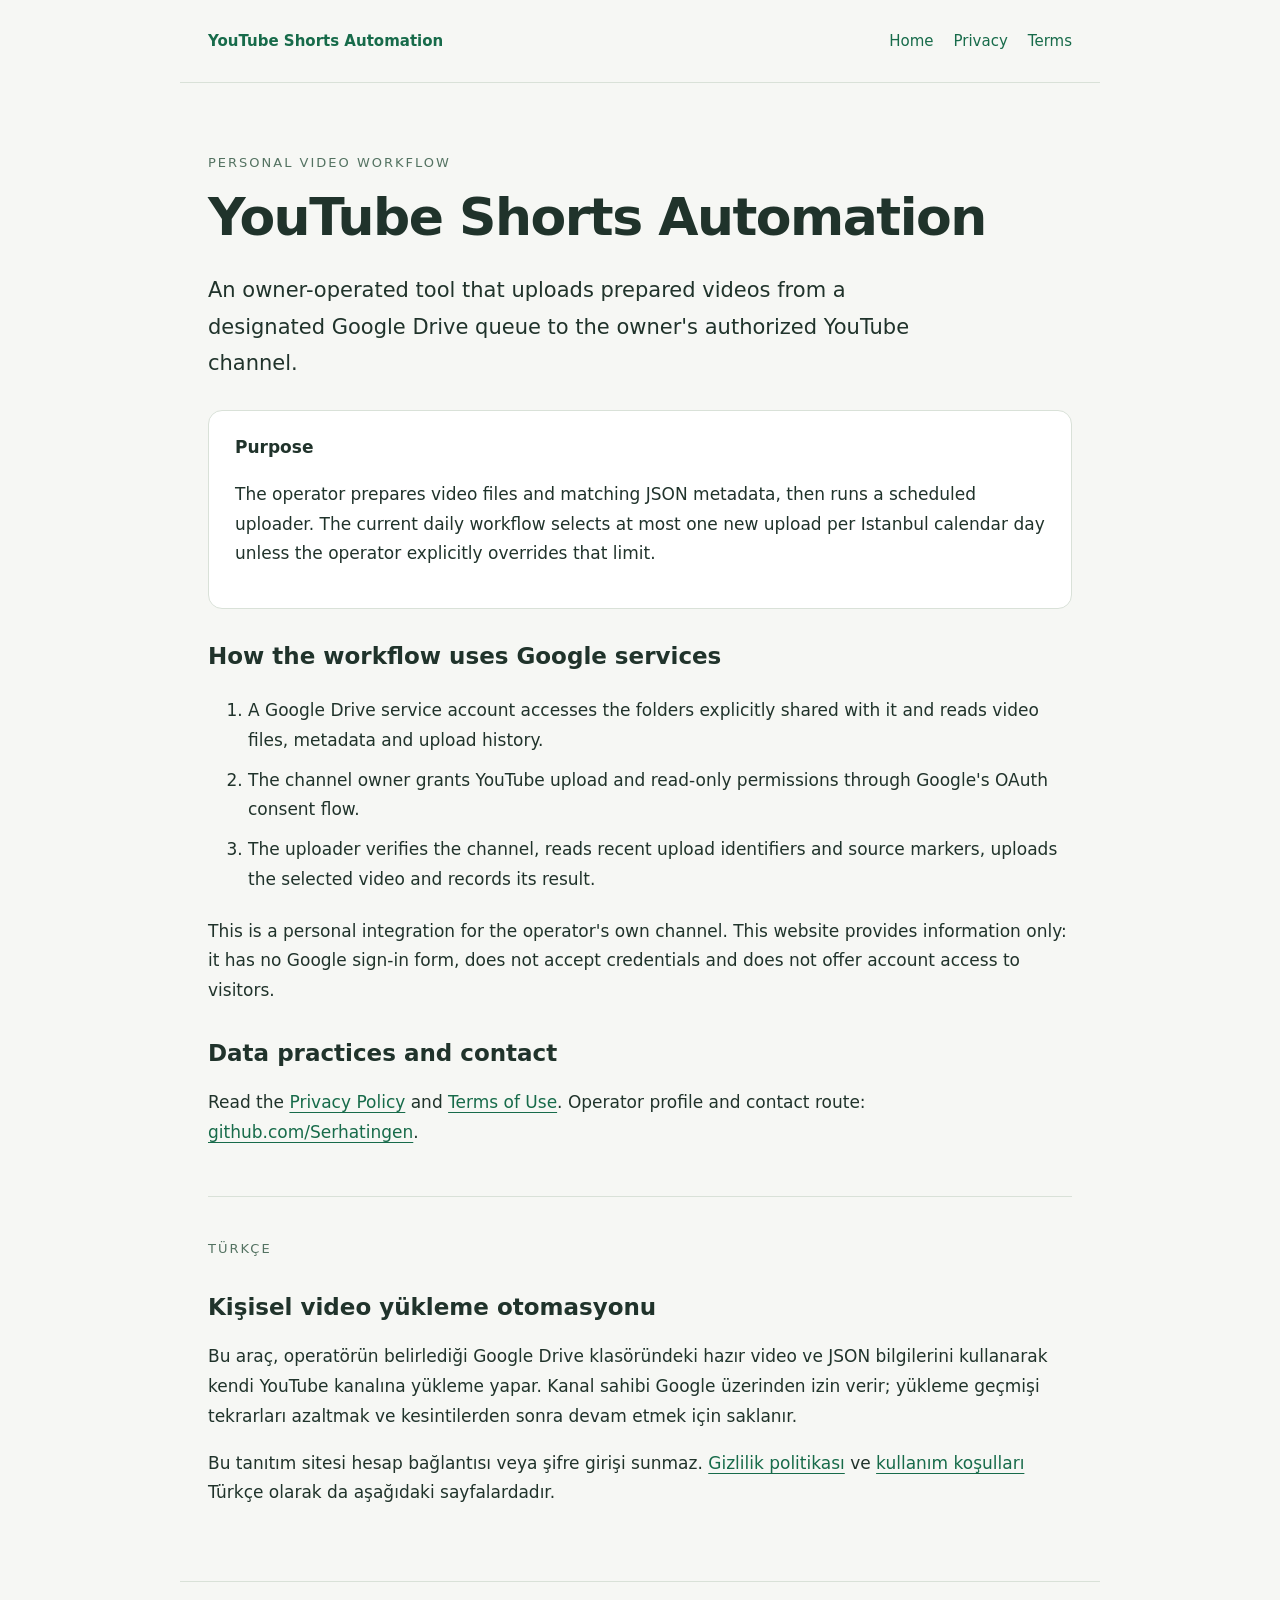
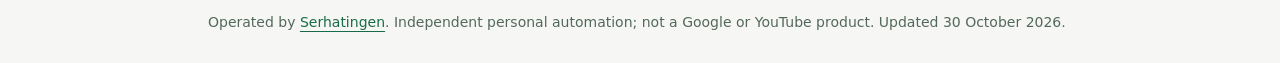
<file: index.html>
<!doctype html>
<html lang="en"><head><meta charset="utf-8"><meta name="viewport" content="width=device-width,initial-scale=1">
<meta name="google-site-verification" content="Y85sF5Rxadzu-9iXmkgFIpZFypw9YWfqAV409JX7anY" />
<title>Application information | YouTube Shorts Automation</title>
<meta name="description" content="Personal Google Drive to YouTube upload automation: application information, privacy policy and terms.">
<link rel="stylesheet" href="style.css"></head><body>
<header><a class="brand" href="index.html">YouTube Shorts Automation</a><nav aria-label="Main navigation"><a href="index.html">Home</a><a href="privacy.html">Privacy</a><a href="terms.html">Terms</a></nav></header>
<main><p class="eyebrow">Personal video workflow</p>
<h1>YouTube Shorts Automation</h1>
<p class="lead">An owner-operated tool that uploads prepared videos from a designated Google Drive queue to the owner's authorized YouTube channel.</p>
<div class="panel"><strong>Purpose</strong><p>The operator prepares video files and matching JSON metadata, then runs a scheduled uploader. The current daily workflow selects at most one new upload per Istanbul calendar day unless the operator explicitly overrides that limit.</p></div>
<h2>How the workflow uses Google services</h2><ol><li>A Google Drive service account accesses the folders explicitly shared with it and reads video files, metadata and upload history.</li><li>The channel owner grants YouTube upload and read-only permissions through Google's OAuth consent flow.</li><li>The uploader verifies the channel, reads recent upload identifiers and source markers, uploads the selected video and records its result.</li></ol>
<p>This is a personal integration for the operator's own channel. This website provides information only: it has no Google sign-in form, does not accept credentials and does not offer account access to visitors.</p>
<h2>Data practices and contact</h2><p>Read the <a href="privacy.html">Privacy Policy</a> and <a href="terms.html">Terms of Use</a>. Operator profile and contact route: <a href="https://github.com/Serhatingen">github.com/Serhatingen</a>.</p>
<section class="lang" lang="tr"><p class="eyebrow">Türkçe</p><h2>Kişisel video yükleme otomasyonu</h2><p>Bu araç, operatörün belirlediği Google Drive klasöründeki hazır video ve JSON bilgilerini kullanarak kendi YouTube kanalına yükleme yapar. Kanal sahibi Google üzerinden izin verir; yükleme geçmişi tekrarları azaltmak ve kesintilerden sonra devam etmek için saklanır.</p><p>Bu tanıtım sitesi hesap bağlantısı veya şifre girişi sunmaz. <a href="privacy.html#turkce">Gizlilik politikası</a> ve <a href="terms.html#turkce">kullanım koşulları</a> Türkçe olarak da aşağıdaki sayfalardadır.</p></section></main><footer>Operated by <a href="https://github.com/Serhatingen">Serhatingen</a>. Independent personal automation; not a Google or YouTube product. Updated 30 October 2026.</footer>
</body></html>
</file>
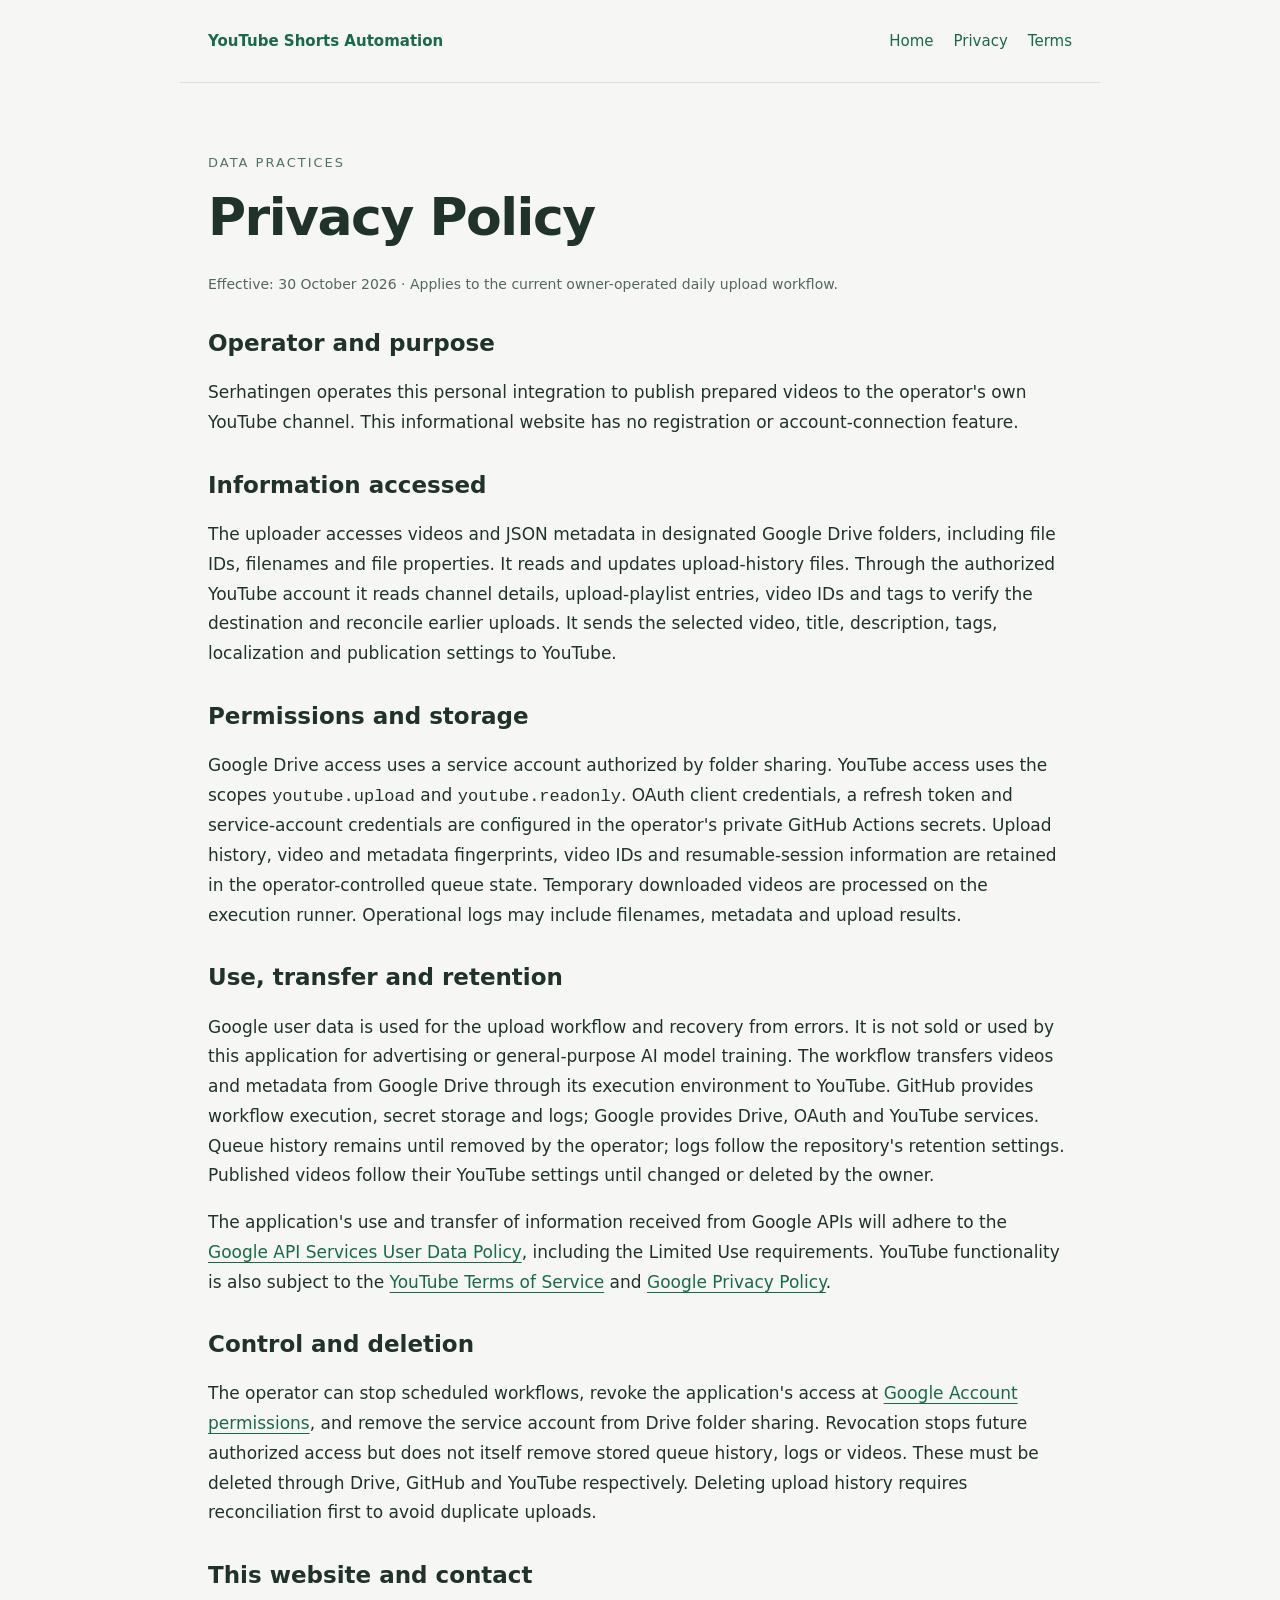
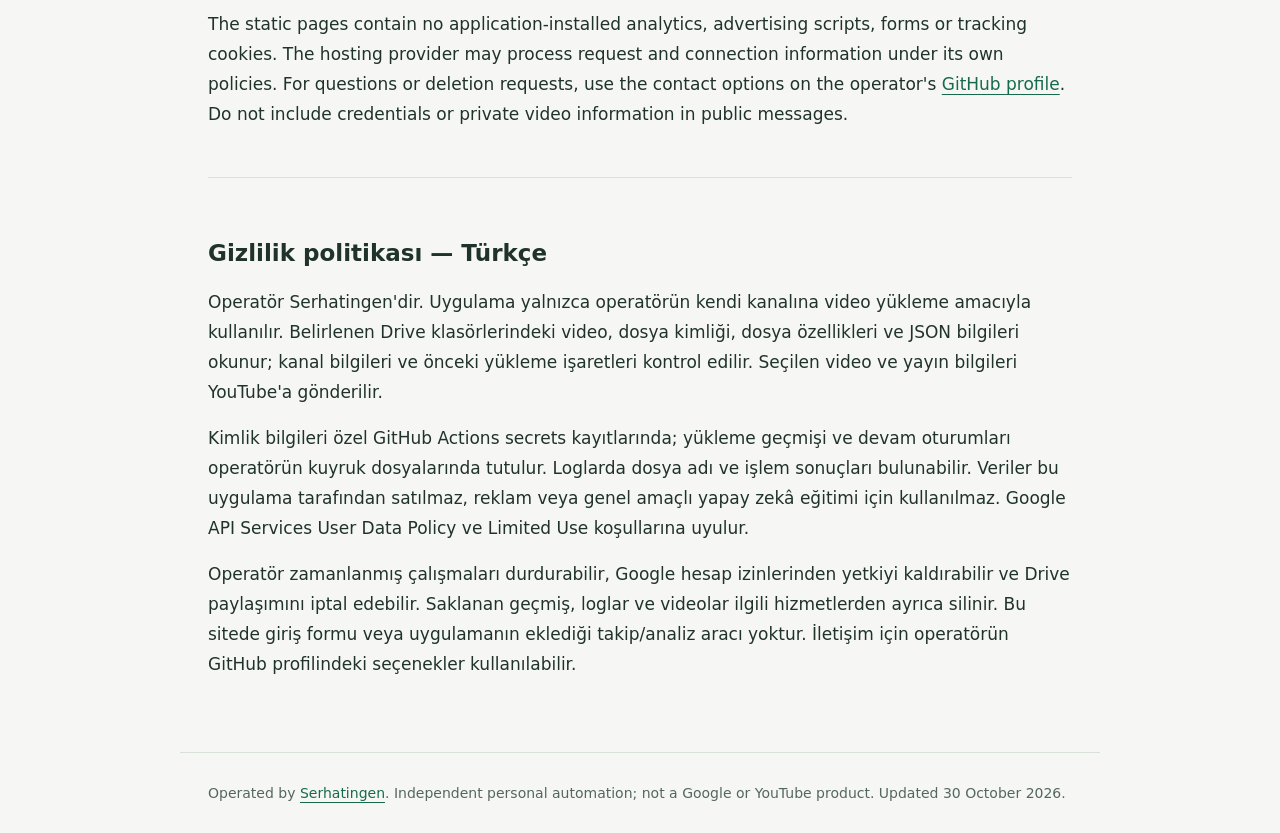
<file: privacy.html>
<!doctype html>
<html lang="en"><head><meta charset="utf-8"><meta name="viewport" content="width=device-width,initial-scale=1">
<title>Privacy Policy | YouTube Shorts Automation</title>
<meta name="description" content="Personal Google Drive to YouTube upload automation: application information, privacy policy and terms.">
<link rel="stylesheet" href="style.css"></head><body>
<header><a class="brand" href="index.html">YouTube Shorts Automation</a><nav aria-label="Main navigation"><a href="index.html">Home</a><a href="privacy.html">Privacy</a><a href="terms.html">Terms</a></nav></header>
<main><p class="eyebrow">Data practices</p><h1>Privacy Policy</h1><p class="small">Effective: 30 October 2026 · Applies to the current owner-operated daily upload workflow.</p>
<h2>Operator and purpose</h2><p>Serhatingen operates this personal integration to publish prepared videos to the operator's own YouTube channel. This informational website has no registration or account-connection feature.</p>
<h2>Information accessed</h2><p>The uploader accesses videos and JSON metadata in designated Google Drive folders, including file IDs, filenames and file properties. It reads and updates upload-history files. Through the authorized YouTube account it reads channel details, upload-playlist entries, video IDs and tags to verify the destination and reconcile earlier uploads. It sends the selected video, title, description, tags, localization and publication settings to YouTube.</p>
<h2>Permissions and storage</h2><p>Google Drive access uses a service account authorized by folder sharing. YouTube access uses the scopes <code>youtube.upload</code> and <code>youtube.readonly</code>. OAuth client credentials, a refresh token and service-account credentials are configured in the operator's private GitHub Actions secrets. Upload history, video and metadata fingerprints, video IDs and resumable-session information are retained in the operator-controlled queue state. Temporary downloaded videos are processed on the execution runner. Operational logs may include filenames, metadata and upload results.</p>
<h2>Use, transfer and retention</h2><p>Google user data is used for the upload workflow and recovery from errors. It is not sold or used by this application for advertising or general-purpose AI model training. The workflow transfers videos and metadata from Google Drive through its execution environment to YouTube. GitHub provides workflow execution, secret storage and logs; Google provides Drive, OAuth and YouTube services. Queue history remains until removed by the operator; logs follow the repository's retention settings. Published videos follow their YouTube settings until changed or deleted by the owner.</p>
<p>The application's use and transfer of information received from Google APIs will adhere to the <a href="https://developers.google.com/terms/api-services-user-data-policy">Google API Services User Data Policy</a>, including the Limited Use requirements. YouTube functionality is also subject to the <a href="https://www.youtube.com/t/terms">YouTube Terms of Service</a> and <a href="https://policies.google.com/privacy">Google Privacy Policy</a>.</p>
<h2>Control and deletion</h2><p>The operator can stop scheduled workflows, revoke the application's access at <a href="https://myaccount.google.com/permissions">Google Account permissions</a>, and remove the service account from Drive folder sharing. Revocation stops future authorized access but does not itself remove stored queue history, logs or videos. These must be deleted through Drive, GitHub and YouTube respectively. Deleting upload history requires reconciliation first to avoid duplicate uploads.</p>
<h2>This website and contact</h2><p>The static pages contain no application-installed analytics, advertising scripts, forms or tracking cookies. The hosting provider may process request and connection information under its own policies. For questions or deletion requests, use the contact options on the operator's <a href="https://github.com/Serhatingen">GitHub profile</a>. Do not include credentials or private video information in public messages.</p>
<section class="lang" id="turkce" lang="tr"><h2>Gizlilik politikası — Türkçe</h2><p>Operatör Serhatingen'dir. Uygulama yalnızca operatörün kendi kanalına video yükleme amacıyla kullanılır. Belirlenen Drive klasörlerindeki video, dosya kimliği, dosya özellikleri ve JSON bilgileri okunur; kanal bilgileri ve önceki yükleme işaretleri kontrol edilir. Seçilen video ve yayın bilgileri YouTube'a gönderilir.</p><p>Kimlik bilgileri özel GitHub Actions secrets kayıtlarında; yükleme geçmişi ve devam oturumları operatörün kuyruk dosyalarında tutulur. Loglarda dosya adı ve işlem sonuçları bulunabilir. Veriler bu uygulama tarafından satılmaz, reklam veya genel amaçlı yapay zekâ eğitimi için kullanılmaz. Google API Services User Data Policy ve Limited Use koşullarına uyulur.</p><p>Operatör zamanlanmış çalışmaları durdurabilir, Google hesap izinlerinden yetkiyi kaldırabilir ve Drive paylaşımını iptal edebilir. Saklanan geçmiş, loglar ve videolar ilgili hizmetlerden ayrıca silinir. Bu sitede giriş formu veya uygulamanın eklediği takip/analiz aracı yoktur. İletişim için operatörün GitHub profilindeki seçenekler kullanılabilir.</p></section></main><footer>Operated by <a href="https://github.com/Serhatingen">Serhatingen</a>. Independent personal automation; not a Google or YouTube product. Updated 30 October 2026.</footer>
</body></html>
</file>
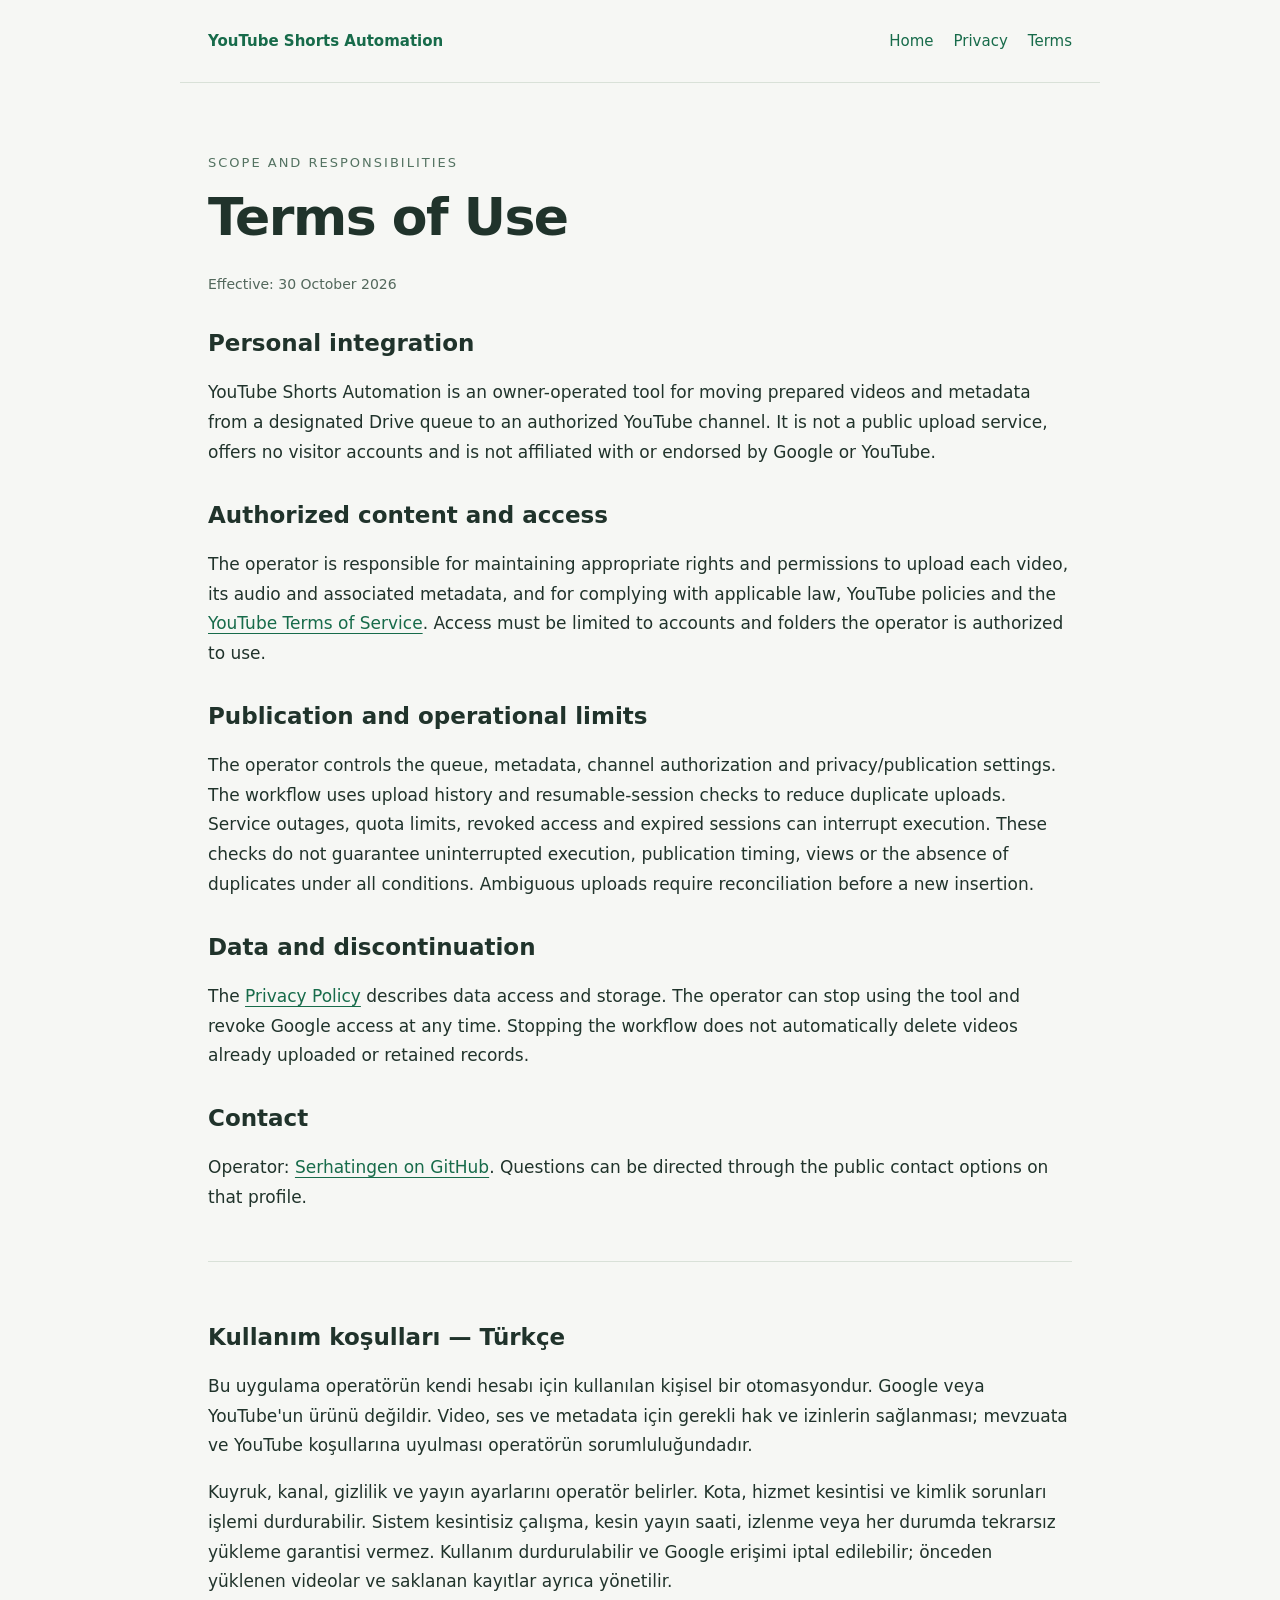
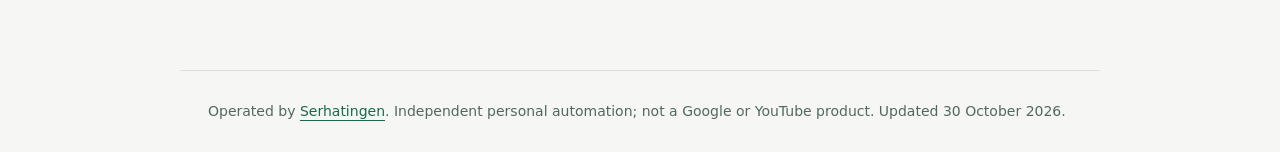
<file: terms.html>
<!doctype html>
<html lang="en"><head><meta charset="utf-8"><meta name="viewport" content="width=device-width,initial-scale=1">
<title>Terms of Use | YouTube Shorts Automation</title>
<meta name="description" content="Personal Google Drive to YouTube upload automation: application information, privacy policy and terms.">
<link rel="stylesheet" href="style.css"></head><body>
<header><a class="brand" href="index.html">YouTube Shorts Automation</a><nav aria-label="Main navigation"><a href="index.html">Home</a><a href="privacy.html">Privacy</a><a href="terms.html">Terms</a></nav></header>
<main><p class="eyebrow">Scope and responsibilities</p><h1>Terms of Use</h1><p class="small">Effective: 30 October 2026</p>
<h2>Personal integration</h2><p>YouTube Shorts Automation is an owner-operated tool for moving prepared videos and metadata from a designated Drive queue to an authorized YouTube channel. It is not a public upload service, offers no visitor accounts and is not affiliated with or endorsed by Google or YouTube.</p>
<h2>Authorized content and access</h2><p>The operator is responsible for maintaining appropriate rights and permissions to upload each video, its audio and associated metadata, and for complying with applicable law, YouTube policies and the <a href="https://www.youtube.com/t/terms">YouTube Terms of Service</a>. Access must be limited to accounts and folders the operator is authorized to use.</p>
<h2>Publication and operational limits</h2><p>The operator controls the queue, metadata, channel authorization and privacy/publication settings. The workflow uses upload history and resumable-session checks to reduce duplicate uploads. Service outages, quota limits, revoked access and expired sessions can interrupt execution. These checks do not guarantee uninterrupted execution, publication timing, views or the absence of duplicates under all conditions. Ambiguous uploads require reconciliation before a new insertion.</p>
<h2>Data and discontinuation</h2><p>The <a href="privacy.html">Privacy Policy</a> describes data access and storage. The operator can stop using the tool and revoke Google access at any time. Stopping the workflow does not automatically delete videos already uploaded or retained records.</p>
<h2>Contact</h2><p>Operator: <a href="https://github.com/Serhatingen">Serhatingen on GitHub</a>. Questions can be directed through the public contact options on that profile.</p>
<section class="lang" id="turkce" lang="tr"><h2>Kullanım koşulları — Türkçe</h2><p>Bu uygulama operatörün kendi hesabı için kullanılan kişisel bir otomasyondur. Google veya YouTube'un ürünü değildir. Video, ses ve metadata için gerekli hak ve izinlerin sağlanması; mevzuata ve YouTube koşullarına uyulması operatörün sorumluluğundadır.</p><p>Kuyruk, kanal, gizlilik ve yayın ayarlarını operatör belirler. Kota, hizmet kesintisi ve kimlik sorunları işlemi durdurabilir. Sistem kesintisiz çalışma, kesin yayın saati, izlenme veya her durumda tekrarsız yükleme garantisi vermez. Kullanım durdurulabilir ve Google erişimi iptal edilebilir; önceden yüklenen videolar ve saklanan kayıtlar ayrıca yönetilir.</p></section></main><footer>Operated by <a href="https://github.com/Serhatingen">Serhatingen</a>. Independent personal automation; not a Google or YouTube product. Updated 30 October 2026.</footer>
</body></html>
</file>
<file: style.css>
*{box-sizing:border-box}body{margin:0;background:#f6f7f4;color:#20332b;font:17px/1.75 system-ui,sans-serif}a{color:#176b4a;text-underline-offset:4px}header,main,footer{max-width:920px;margin:auto;padding:28px 28px}header{display:flex;flex-wrap:wrap;gap:20px;justify-content:space-between;border-bottom:1px solid #d9e1d8}nav{display:flex;gap:20px;flex-wrap:wrap}header a{text-decoration:none;font-size:15px}.brand{font-weight:750}main{min-height:70vh;padding-top:56px;padding-bottom:56px}h1{font-size:clamp(30px,5vw,52px);line-height:1.15;letter-spacing:-1.5px;margin:12px 0 24px}h2{font-size:23px;margin-top:32px;line-height:1.35}.eyebrow{font-size:13px;text-transform:uppercase;letter-spacing:2px;color:#537261}.lead{font-size:21px;max-width:740px}.panel{padding:22px 26px;background:white;border:1px solid #d9e1d8;border-radius:14px;margin:28px 0}li{padding:5px 0}footer{border-top:1px solid #d9e1d8;color:#53685c;font-size:14px}.lang{margin-top:48px;padding-top:28px;border-top:1px solid #d9e1d8}.small{font-size:14px;color:#53685c}@media(max-width:550px){header,main,footer{padding-left:20px;padding-right:20px}.panel{padding:18px}}
</file>
